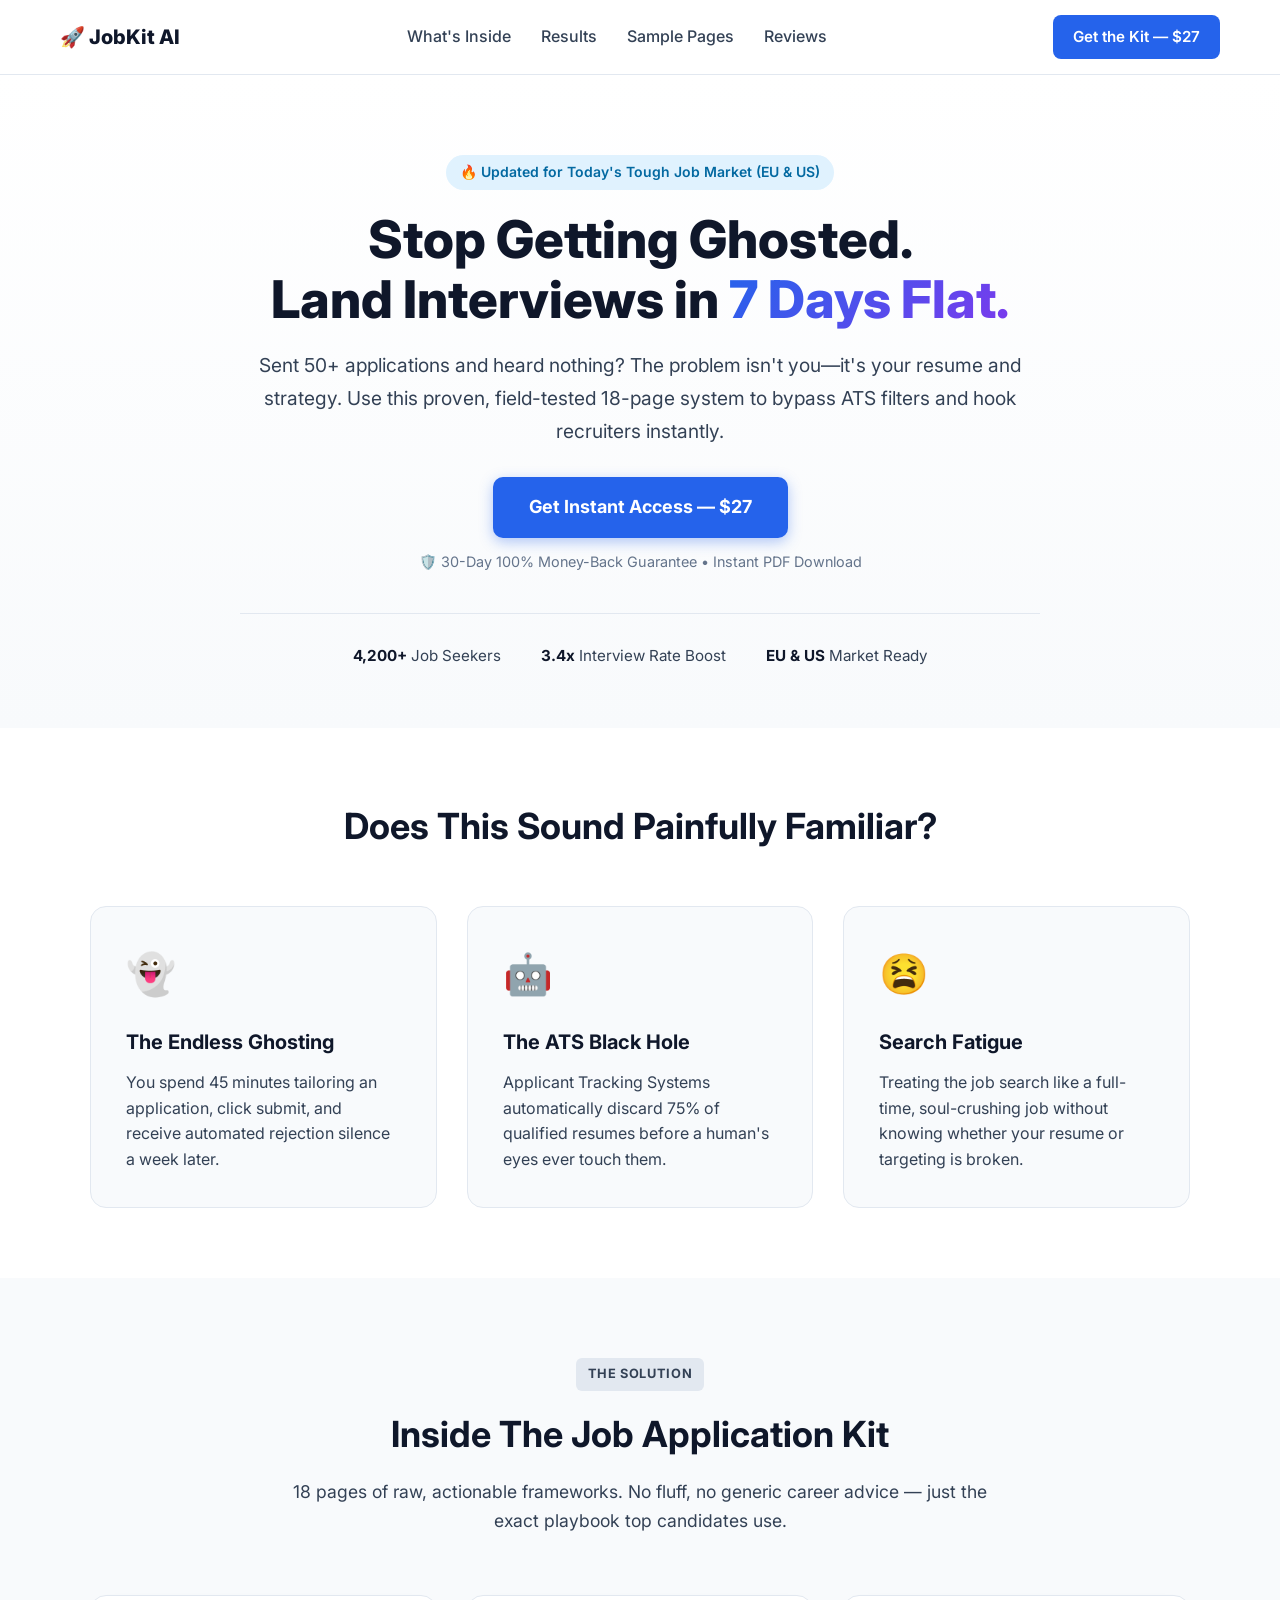
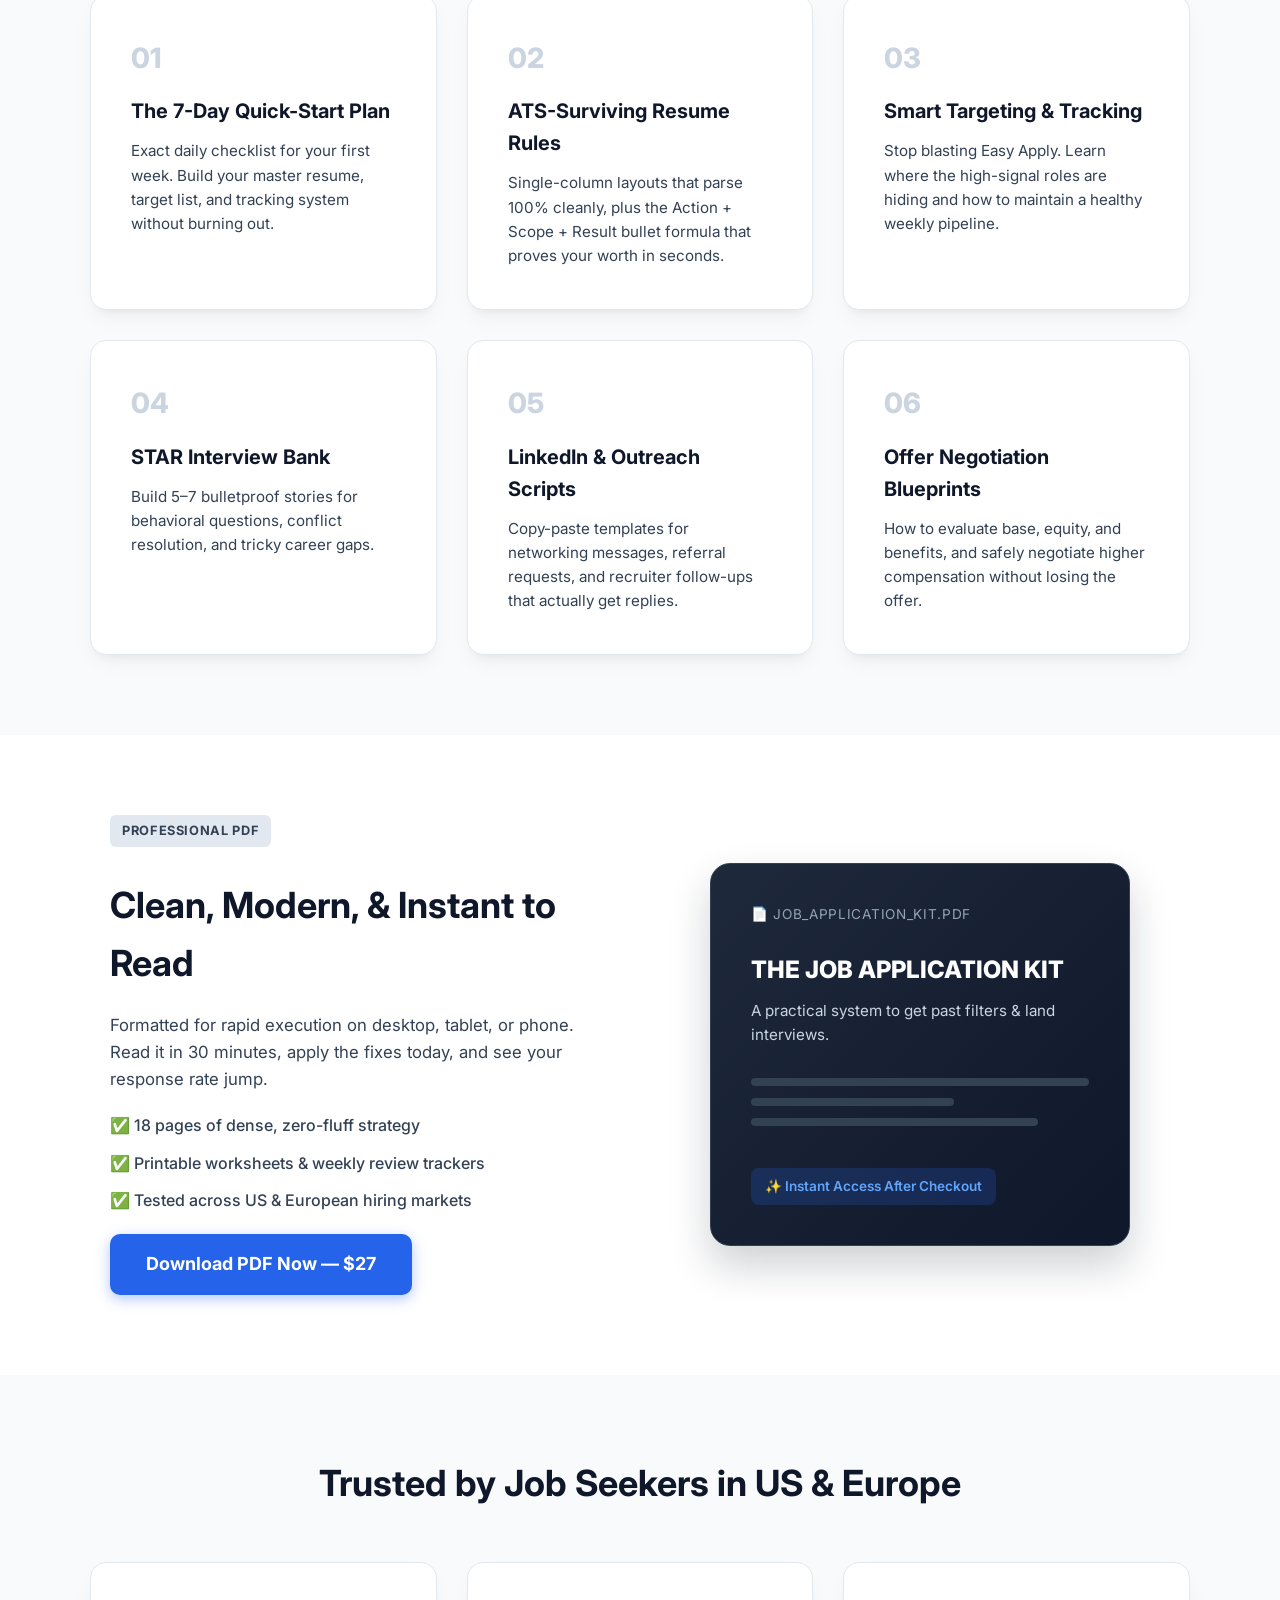
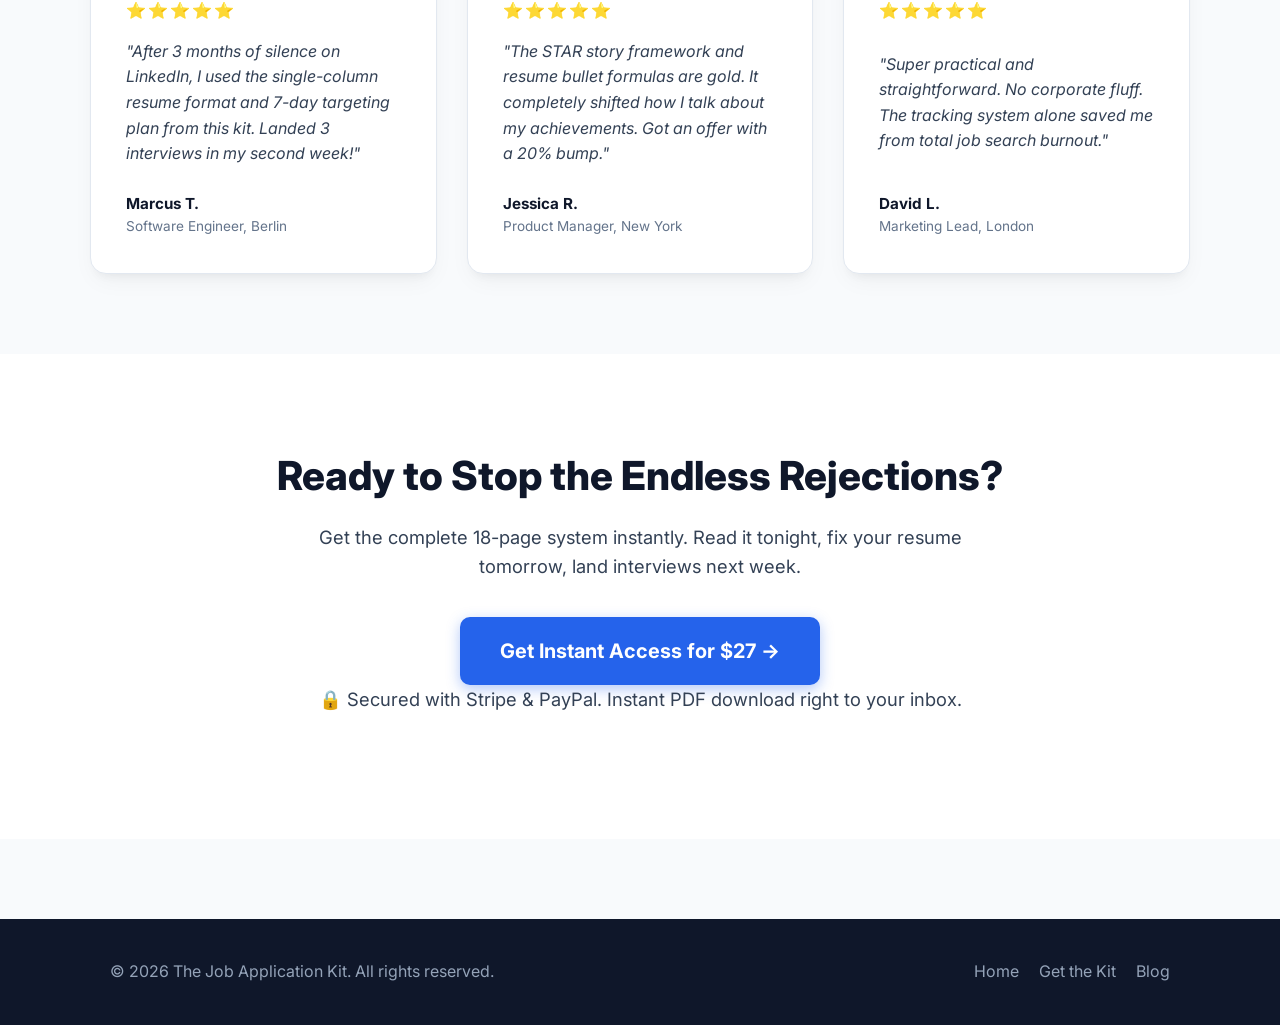
<file: index.html>
<!DOCTYPE html>
<html lang="en">
<head>
    <meta charset="UTF-8">
    <meta name="viewport" content="width=device-width, initial-scale=1.0">
    <title>The Job Application Kit — Land Interviews & Beat ATS Filters in 7 Days</title>
    <meta name="description" content="A practical system to get past the filters, land interviews, and move forward in today's competitive market. Clear actions, workable templates, realistic expectations.">
    <meta property="og:title" content="The Job Application Kit — Land Interviews Fast">
    <meta property="og:description" content="Stop getting ghosted. Use this exact 7-day system to optimize your resume and land high-paying interviews.">
    <meta property="og:type" content="website">
    <link rel="stylesheet" href="styles.css">
    <link rel="preconnect" href="https://fonts.googleapis.com">
    <link rel="preconnect" href="https://fonts.gstatic.com" crossorigin>
    <link href="https://fonts.googleapis.com/css2?family=Inter:wght@400;500;600;700;800&display=swap" rel="stylesheet">
</head>
<body>
    <header class="site-header">
        <div class="header-container">
            <a href="index.html" class="logo">🚀 JobKit AI</a>
            <nav class="nav-menu">
                <a href="#features">What's Inside</a>
                <a href="#benefits">Results</a>
                <a href="#preview">Sample Pages</a>
                <a href="#testimonials">Reviews</a>
            </nav>
            <a href="product.html" class="btn-header">Get the Kit — $27</a>
        </div>
    </header>

    <section class="hero-section">
        <div class="hero-container">
            <div class="hero-badge">🔥 Updated for Today's Tough Job Market (EU & US)</div>
            <h1>Stop Getting Ghosted.<br>Land Interviews in <span class="gradient-text">7 Days Flat.</span></h1>
            <p class="hero-subtitle">
                Sent 50+ applications and heard nothing? The problem isn't you—it's your resume and strategy. 
                Use this proven, field-tested 18-page system to bypass ATS filters and hook recruiters instantly.
            </p>
            <div class="hero-cta-box">
                <a href="product.html" class="btn-primary btn-pulse">Get Instant Access — $27</a>
                <p class="hero-guarantee">🛡️ 30-Day 100% Money-Back Guarantee • Instant PDF Download</p>
            </div>
            <div class="proof-bar">
                <div class="proof-item"><strong>4,200+</strong> Job Seekers</div>
                <div class="proof-item"><strong>3.4x</strong> Interview Rate Boost</div>
                <div class="proof-item"><strong>EU & US</strong> Market Ready</div>
            </div>
        </div>
    </section>

    <section class="pain-section" id="benefits">
        <div class="container">
            <h2>Does This Sound Painfully Familiar?</h2>
            <div class="pain-grid">
                <div class="pain-card">
                    <div class="pain-icon">👻</div>
                    <h3>The Endless Ghosting</h3>
                    <p>You spend 45 minutes tailoring an application, click submit, and receive automated rejection silence a week later.</p>
                </div>
                <div class="pain-card">
                    <div class="pain-icon">🤖</div>
                    <h3>The ATS Black Hole</h3>
                    <p>Applicant Tracking Systems automatically discard 75% of qualified resumes before a human's eyes ever touch them.</p>
                </div>
                <div class="pain-card">
                    <div class="pain-icon">😫</div>
                    <h3>Search Fatigue</h3>
                    <p>Treating the job search like a full-time, soul-crushing job without knowing whether your resume or targeting is broken.</p>
                </div>
            </div>
        </div>
    </section>

    <section class="solution-section" id="features">
        <div class="container">
            <div class="section-title">
                <span class="badge">The Solution</span>
                <h2>Inside The Job Application Kit</h2>
                <p>18 pages of raw, actionable frameworks. No fluff, no generic career advice — just the exact playbook top candidates use.</p>
            </div>
            
            <div class="features-grid">
                <div class="feature-card">
                    <div class="feature-num">01</div>
                    <h3>The 7-Day Quick-Start Plan</h3>
                    <p>Exact daily checklist for your first week. Build your master resume, target list, and tracking system without burning out.</p>
                </div>
                <div class="feature-card">
                    <div class="feature-num">02</div>
                    <h3>ATS-Surviving Resume Rules</h3>
                    <p>Single-column layouts that parse 100% cleanly, plus the Action + Scope + Result bullet formula that proves your worth in seconds.</p>
                </div>
                <div class="feature-card">
                    <div class="feature-num">03</div>
                    <h3>Smart Targeting & Tracking</h3>
                    <p>Stop blasting Easy Apply. Learn where the high-signal roles are hiding and how to maintain a healthy weekly pipeline.</p>
                </div>
                <div class="feature-card">
                    <div class="feature-num">04</div>
                    <h3>STAR Interview Bank</h3>
                    <p>Build 5–7 bulletproof stories for behavioral questions, conflict resolution, and tricky career gaps.</p>
                </div>
                <div class="feature-card">
                    <div class="feature-num">05</div>
                    <h3>LinkedIn & Outreach Scripts</h3>
                    <p>Copy-paste templates for networking messages, referral requests, and recruiter follow-ups that actually get replies.</p>
                </div>
                <div class="feature-card">
                    <div class="feature-num">06</div>
                    <h3>Offer Negotiation Blueprints</h3>
                    <p>How to evaluate base, equity, and benefits, and safely negotiate higher compensation without losing the offer.</p>
                </div>
            </div>
        </div>
    </section>

    <section class="preview-section" id="preview">
        <div class="container preview-container">
            <div class="preview-text">
                <span class="badge">Professional PDF</span>
                <h2>Clean, Modern, & Instant to Read</h2>
                <p>Formatted for rapid execution on desktop, tablet, or phone. Read it in 30 minutes, apply the fixes today, and see your response rate jump.</p>
                <ul class="preview-list">
                  <li>✅ 18 pages of dense, zero-fluff strategy</li>
                  <li>✅ Printable worksheets & weekly review trackers</li>
                  <li>✅ Tested across US & European hiring markets</li>
                </ul>
                <a href="product.html" class="btn-primary" style="margin-top: 20px;">Download PDF Now — $27</a>
            </div>
            <div class="preview-mockup">
                <div class="mockup-box">
                    <div class="mockup-header">📄 Job_Application_Kit.pdf</div>
                    <div class="mockup-content">
                        <h3>THE JOB APPLICATION KIT</h3>
                        <p class="mockup-sub">A practical system to get past filters & land interviews.</p>
                        <div class="mockup-line"></div>
                        <div class="mockup-line short"></div>
                        <div class="mockup-line med"></div>
                        <div class="mockup-badge">✨ Instant Access After Checkout</div>
                    </div>
                </div>
            </div>
        </div>
    </section>

    <section class="testimonials-section" id="testimonials">
        <div class="container">
            <h2>Trusted by Job Seekers in US & Europe</h2>
            <div class="testimonials-grid">
                <div class="testimonial-card">
                    <div class="stars">⭐⭐⭐⭐⭐</div>
                    <p>"After 3 months of silence on LinkedIn, I used the single-column resume format and 7-day targeting plan from this kit. Landed 3 interviews in my second week!"</p>
                    <div class="author-info">
                        <strong>Marcus T.</strong>
                        <span>Software Engineer, Berlin</span>
                    </div>
                </div>
                <div class="testimonial-card">
                    <div class="stars">⭐⭐⭐⭐⭐</div>
                    <p>"The STAR story framework and resume bullet formulas are gold. It completely shifted how I talk about my achievements. Got an offer with a 20% bump."</p>
                    <div class="author-info">
                        <strong>Jessica R.</strong>
                        <span>Product Manager, New York</span>
                    </div>
                </div>
                <div class="testimonial-card">
                    <div class="stars">⭐⭐⭐⭐⭐</div>
                    <p>"Super practical and straightforward. No corporate fluff. The tracking system alone saved me from total job search burnout."</p>
                    <div class="author-info">
                        <strong>David L.</strong>
                        <span>Marketing Lead, London</span>
                    </div>
                </div>
            </div>
        </div>
    </section>

    <section class="bottom-cta">
        <div class="container center">
            <h2>Ready to Stop the Endless Rejections?</h2>
            <p>Get the complete 18-page system instantly. Read it tonight, fix your resume tomorrow, land interviews next week.</p>
            <a href="product.html" class="btn-primary btn-pulse" style="font-size: 1.25rem; padding: 18px 40px;">Get Instant Access for $27 →</a>
            <p class="secure-text">🔒 Secured with Stripe & PayPal. Instant PDF download right to your inbox.</p>
        </div>
    </section>

    <footer>
        <div class="container footer-content">
            <p>© 2026 The Job Application Kit. All rights reserved.</p>
            <div class="footer-links">
                <a href="index.html">Home</a>
                <a href="product.html">Get the Kit</a>
                <a href="blog.html">Blog</a>
            </div>
        </div>
    </footer>
</body>
</html>
</file>
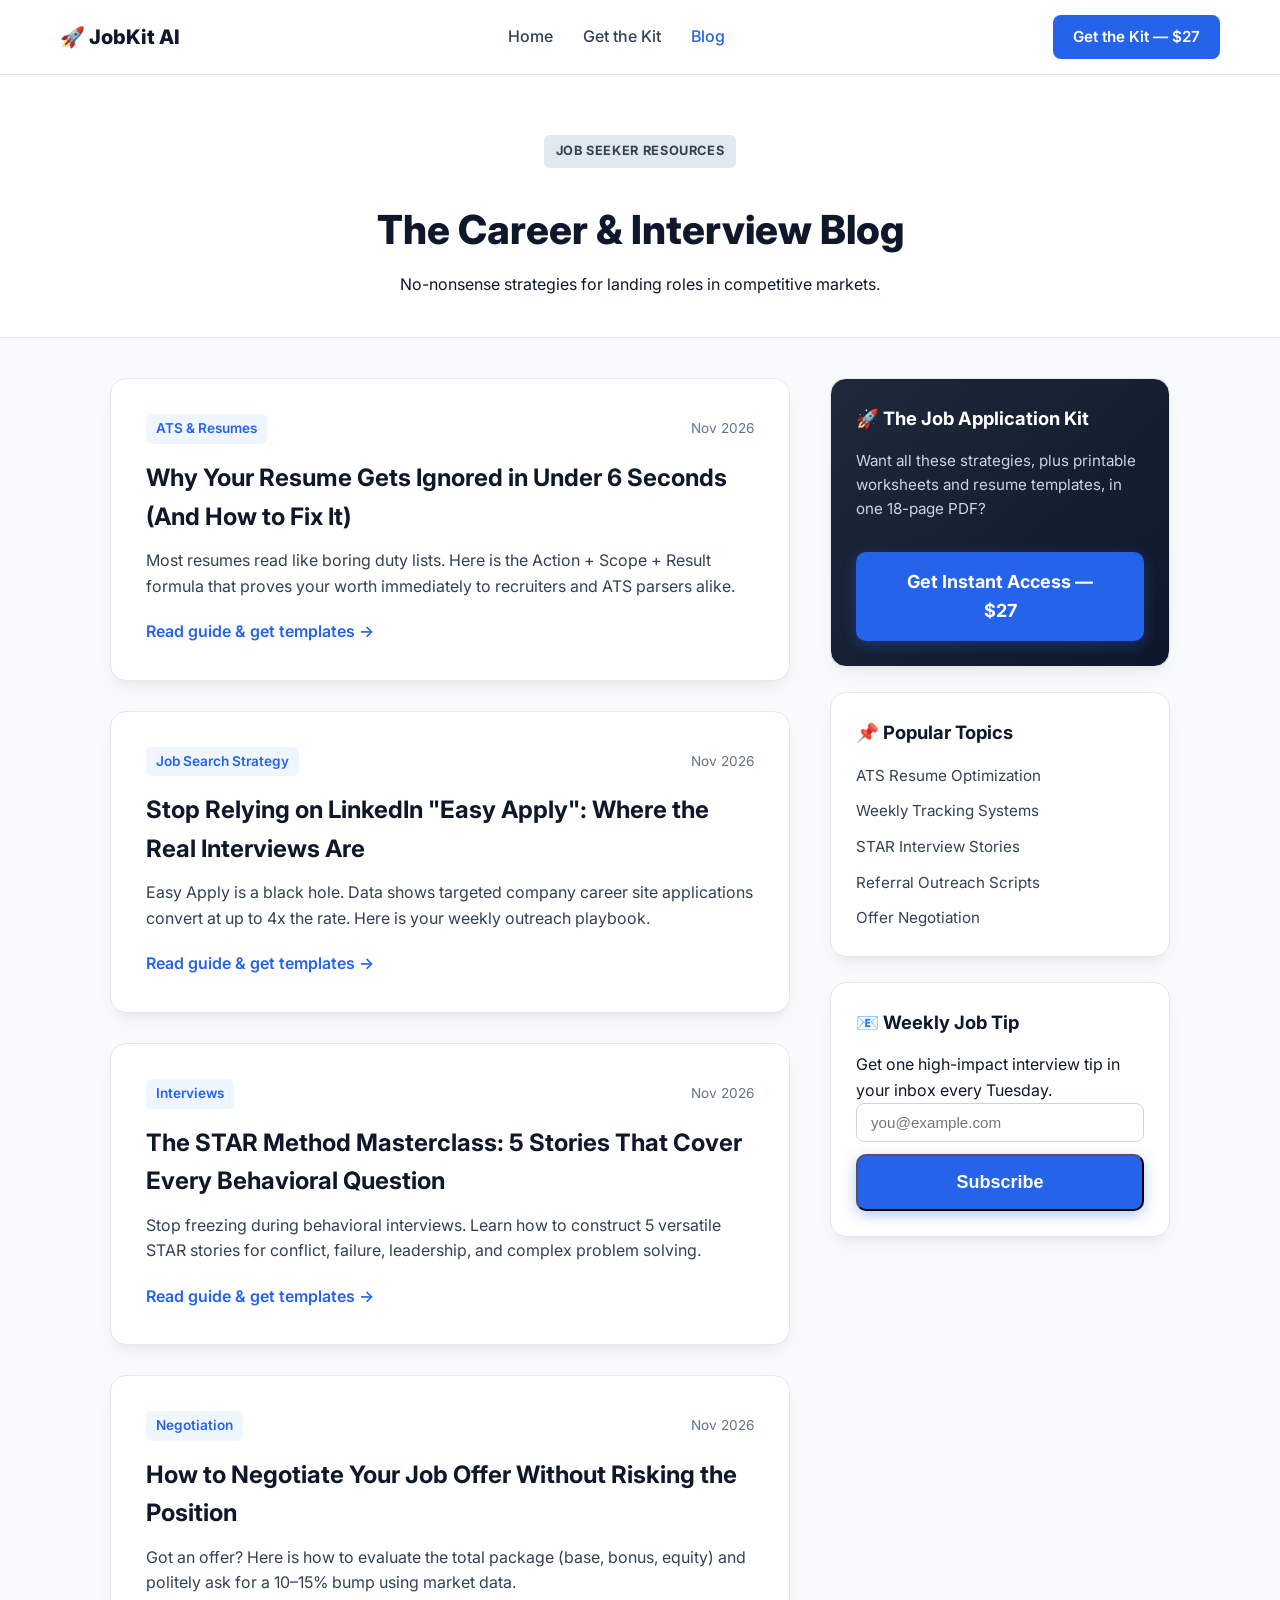
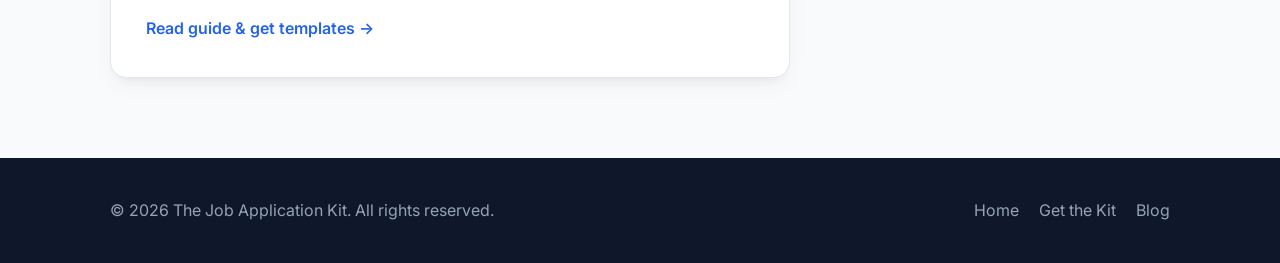
<file: blog.html>
<!DOCTYPE html>
<html lang="en">
<head>
    <meta charset="UTF-8">
    <meta name="viewport" content="width=device-width, initial-scale=1.0">
    <title>Job Search Blog — Tips, Resume Strategies & Interview Scripts</title>
    <meta name="description" content="Actionable advice for job seekers in the US and Europe. Learn how to beat ATS filters, write high-converting resume bullets, and ace behavioral interviews.">
    <link rel="stylesheet" href="styles.css">
    <link rel="preconnect" href="https://fonts.googleapis.com">
    <link rel="preconnect" href="https://fonts.gstatic.com" crossorigin>
    <link href="https://fonts.googleapis.com/css2?family=Inter:wght@400;500;600;700;800&display=swap" rel="stylesheet">
</head>
<body>
    <header class="site-header">
        <div class="header-container">
            <a href="index.html" class="logo">🚀 JobKit AI</a>
            <nav class="nav-menu">
                <a href="index.html">Home</a>
                <a href="product.html">Get the Kit</a>
                <a href="blog.html" class="active">Blog</a>
            </nav>
            <a href="product.html" class="btn-header">Get the Kit — $27</a>
        </div>
    </header>

    <section class="blog-hero">
        <div class="container center">
            <span class="badge">Job Seeker Resources</span>
            <h1>The Career & Interview Blog</h1>
            <p>No-nonsense strategies for landing roles in competitive markets.</p>
        </div>
    </section>

    <div class="blog-container">
        <div class="blog-posts">
            <article class="blog-post-card">
                <div class="post-meta">
                    <span class="tag">ATS & Resumes</span>
                    <span>Nov 2026</span>
                </div>
                <h2><a href="#">Why Your Resume Gets Ignored in Under 6 Seconds (And How to Fix It)</a></h2>
                <p>Most resumes read like boring duty lists. Here is the Action + Scope + Result formula that proves your worth immediately to recruiters and ATS parsers alike.</p>
                <a href="product.html" class="read-more">Read guide & get templates →</a>
            </article>

            <article class="blog-post-card">
                <div class="post-meta">
                    <span class="tag">Job Search Strategy</span>
                    <span>Nov 2026</span>
                </div>
                <h2><a href="#">Stop Relying on LinkedIn "Easy Apply": Where the Real Interviews Are</a></h2>
                <p>Easy Apply is a black hole. Data shows targeted company career site applications convert at up to 4x the rate. Here is your weekly outreach playbook.</p>
                <a href="product.html" class="read-more">Read guide & get templates →</a>
            </article>

            <article class="blog-post-card">
                <div class="post-meta">
                    <span class="tag">Interviews</span>
                    <span>Nov 2026</span>
                </div>
                <h2><a href="#">The STAR Method Masterclass: 5 Stories That Cover Every Behavioral Question</a></h2>
                <p>Stop freezing during behavioral interviews. Learn how to construct 5 versatile STAR stories for conflict, failure, leadership, and complex problem solving.</p>
                <a href="product.html" class="read-more">Read guide & get templates →</a>
            </article>

            <article class="blog-post-card">
                <div class="post-meta">
                    <span class="tag">Negotiation</span>
                    <span>Nov 2026</span>
                </div>
                <h2><a href="#">How to Negotiate Your Job Offer Without Risking the Position</a></h2>
                <p>Got an offer? Here is how to evaluate the total package (base, bonus, equity) and politely ask for a 10–15% bump using market data.</p>
                <a href="product.html" class="read-more">Read guide & get templates →</a>
            </article>
        </div>

        <aside class="blog-sidebar">
            <div class="sidebar-widget promo-widget">
                <h3>🚀 The Job Application Kit</h3>
                <p>Want all these strategies, plus printable worksheets and resume templates, in one 18-page PDF?</p>
                <a href="product.html" class="btn-primary" style="width: 100%; text-align: center; margin-top: 15px;">Get Instant Access — $27</a>
            </div>

            <div class="sidebar-widget">
                <h3>📌 Popular Topics</h3>
                <ul class="topic-list">
                    <li><a href="#">ATS Resume Optimization</a></li>
                    <li><a href="#">Weekly Tracking Systems</a></li>
                    <li><a href="#">STAR Interview Stories</a></li>
                    <li><a href="#">Referral Outreach Scripts</a></li>
                    <li><a href="#">Offer Negotiation</a></li>
                </ul>
            </div>

            <div class="sidebar-widget">
                <h3>📧 Weekly Job Tip</h3>
                <p>Get one high-impact interview tip in your inbox every Tuesday.</p>
                <form class="sidebar-form" onsubmit="event.preventDefault(); alert('Subscribed successfully!');">
                    <input type="email" placeholder="you@example.com" required>
                    <button type="submit" class="btn-primary">Subscribe</button>
                </form>
            </div>
        </aside>
    </div>

    <footer>
        <div class="container footer-content">
            <p>© 2026 The Job Application Kit. All rights reserved.</p>
            <div class="footer-links">
                <a href="index.html">Home</a>
                <a href="product.html">Get the Kit</a>
                <a href="blog.html">Blog</a>
            </div>
        </div>
    </footer>
</body>
</html>
</file>
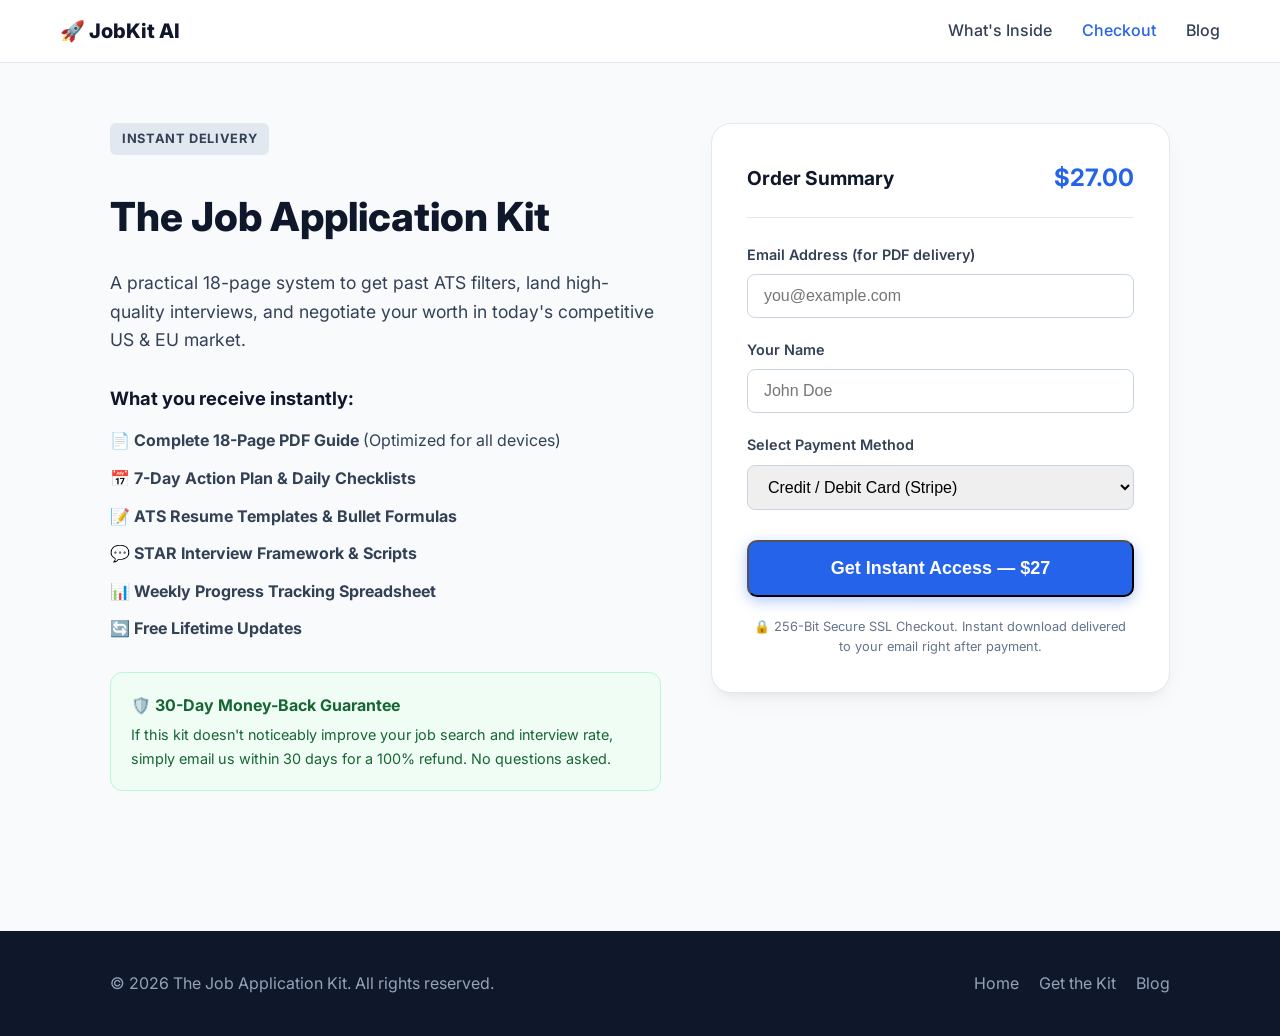
<file: product.html>
<!DOCTYPE html>
<html lang="en">
<head>
    <meta charset="UTF-8">
    <meta name="viewport" content="width=device-width, initial-scale=1.0">
    <title>Get The Job Application Kit — Instant PDF Download</title>
    <meta name="description" content="Secure checkout for The Job Application Kit. Get instant access to the 18-page system for landing interviews.">
    <link rel="stylesheet" href="styles.css">
    <link rel="preconnect" href="https://fonts.googleapis.com">
    <link rel="preconnect" href="https://fonts.gstatic.com" crossorigin>
    <link href="https://fonts.googleapis.com/css2?family=Inter:wght@400;500;600;700;800&display=swap" rel="stylesheet">
</head>
<body>
    <header class="site-header">
        <div class="header-container">
            <a href="index.html" class="logo">🚀 JobKit AI</a>
            <nav class="nav-menu">
                <a href="index.html#features">What's Inside</a>
                <a href="product.html" class="active">Checkout</a>
                <a href="blog.html">Blog</a>
            </nav>
        </div>
    </header>

    <main class="checkout-main">
        <div class="checkout-container-grid">
            <div class="checkout-left">
                <span class="badge">Instant Delivery</span>
                <h1>The Job Application Kit</h1>
                <p class="checkout-desc">A practical 18-page system to get past ATS filters, land high-quality interviews, and negotiate your worth in today's competitive US & EU market.</p>
                
                <div class="product-highlights">
                    <h3>What you receive instantly:</h3>
                    <ul>
                        <li>📄 <strong>Complete 18-Page PDF Guide</strong> (Optimized for all devices)</li>
                        <li>📅 <strong>7-Day Action Plan & Daily Checklists</strong></li>
                        <li>📝 <strong>ATS Resume Templates & Bullet Formulas</strong></li>
                        <li>💬 <strong>STAR Interview Framework & Scripts</strong></li>
                        <li>📊 <strong>Weekly Progress Tracking Spreadsheet</strong></li>
                        <li>🔄 <strong>Free Lifetime Updates</strong></li>
                    </ul>
                </div>

                <div class="guarantee-box-checkout">
                    <strong>🛡️ 30-Day Money-Back Guarantee</strong>
                    <p>If this kit doesn't noticeably improve your job search and interview rate, simply email us within 30 days for a 100% refund. No questions asked.</p>
                </div>
            </div>

            <div class="checkout-right">
                <div class="checkout-card">
                    <div class="order-summary-header">
                        <span>Order Summary</span>
                        <span class="price-tag">$27.00</span>
                    </div>
                    
                    <form id="checkout-form">
                        <div class="form-group">
                            <label for="email">Email Address (for PDF delivery)</label>
                            <input type="email" id="email" name="email" placeholder="you@example.com" required>
                        </div>
                        
                        <div class="form-group">
                            <label for="name">Your Name</label>
                            <input type="text" id="name" name="name" placeholder="John Doe" required>
                        </div>

                        <div class="form-group">
                            <label for="payment-method">Select Payment Method</label>
                            <select id="payment-method" name="payment">
                                <option value="stripe">Credit / Debit Card (Stripe)</option>
                                <option value="paypal">PayPal</option>
                            </select>
                        </div>

                        <button type="submit" class="btn-primary btn-large btn-pulse">
                            Get Instant Access — $27
                        </button>

                        <div class="secure-checkout-note">
                            🔒 256-Bit Secure SSL Checkout. Instant download delivered to your email right after payment.
                        </div>
                    </form>
                </div>
            </div>
        </div>
    </main>

    <footer>
        <div class="container footer-content">
            <p>© 2026 The Job Application Kit. All rights reserved.</p>
            <div class="footer-links">
                <a href="index.html">Home</a>
                <a href="product.html">Get the Kit</a>
                <a href="blog.html">Blog</a>
            </div>
        </div>
    </footer>

    <script>
        document.getElementById('checkout-form').addEventListener('submit', function(e) {
            e.preventDefault();
            const btn = this.querySelector('button[type="submit"]');
            btn.textContent = 'Redirecting to secure checkout...';
            btn.disabled = true;
            
            setTimeout(() => {
                alert('To accept real payments from US & Europe, replace this alert with your Stripe Payment Link or Gumroad checkout link in product.html!');
                btn.textContent = 'Get Instant Access — $27';
                btn.disabled = false;
            }, 1200);
        });
    </script>
</body>
</html>
</file>
<file: styles.css>
:root {
    --primary: #2563eb;
    --primary-hover: #1d4ed8;
    --accent: #f59e0b;
    --dark: #0f172a;
    --gray-dark: #334155;
    --gray-light: #f8fafc;
    --border: #e2e8f0;
    --white: #ffffff;
    --shadow: 0 10px 25px -5px rgba(0, 0, 0, 0.05), 0 8px 10px -6px rgba(0, 0, 0, 0.05);
}

* {
    box-sizing: border-box;
    margin: 0;
    padding: 0;
}

body {
    font-family: 'Inter', -apple-system, BlinkMacSystemFont, "Segoe UI", Roboto, sans-serif;
    color: var(--dark);
    background-color: var(--gray-light);
    line-height: 1.6;
}

a {
    text-decoration: none;
    color: inherit;
}

.container {
    max-width: 1200px;
    margin: 0 auto;
    padding: 0 20px;
}

.center {
    text-align: center;
}

/* Header */
.site-header {
    background: var(--white);
    border-bottom: 1px solid var(--border);
    position: sticky;
    top: 0;
    z-index: 100;
}

.header-container {
    max-width: 1200px;
    margin: 0 auto;
    padding: 15px 20px;
    display: flex;
    justify-content: space-between;
    align-items: center;
}

.logo {
    font-weight: 800;
    font-size: 1.25rem;
    color: var(--dark);
}

.nav-menu {
    display: flex;
    gap: 30px;
}

.nav-menu a {
    color: var(--gray-dark);
    font-weight: 500;
    transition: color 0.2s;
}

.nav-menu a:hover, .nav-menu a.active {
    color: var(--primary);
}

.btn-header {
    background: var(--primary);
    color: var(--white);
    padding: 10px 20px;
    border-radius: 8px;
    font-weight: 600;
    font-size: 0.95rem;
    transition: background 0.2s;
}

.btn-header:hover {
    background: var(--primary-hover);
}

/* Hero Section */
.hero-section {
    padding: 80px 20px 60px;
    background: linear-gradient(180deg, #ffffff 0%, var(--gray-light) 100%);
    text-align: center;
}

.hero-container {
    max-width: 800px;
    margin: 0 auto;
}

.hero-badge {
    display: inline-block;
    background: #e0f2fe;
    color: #0369a1;
    padding: 6px 14px;
    border-radius: 50px;
    font-size: 0.875rem;
    font-weight: 600;
    margin-bottom: 20px;
}

.hero-section h1 {
    font-size: 3.25rem;
    font-weight: 800;
    line-height: 1.15;
    margin-bottom: 20px;
    color: var(--dark);
}

.gradient-text {
    background: linear-gradient(135deg, var(--primary) 0%, #7c3aed 100%);
    -webkit-background-clip: text;
    -webkit-text-fill-color: transparent;
}

.hero-subtitle {
    font-size: 1.2rem;
    color: var(--gray-dark);
    margin-bottom: 30px;
    line-height: 1.7;
}

.hero-cta-box {
    margin-bottom: 40px;
}

.btn-primary {
    display: inline-block;
    background: var(--primary);
    color: var(--white);
    padding: 16px 36px;
    border-radius: 10px;
    font-weight: 700;
    font-size: 1.125rem;
    box-shadow: 0 4px 14px rgba(37, 99, 235, 0.35);
    transition: all 0.2s;
}

.btn-primary:hover {
    background: var(--primary-hover);
    transform: translateY(-2px);
    box-shadow: 0 6px 20px rgba(37, 99, 235, 0.4);
}

.hero-guarantee {
    font-size: 0.9rem;
    color: #64748b;
    margin-top: 12px;
}

.proof-bar {
    display: flex;
    justify-content: center;
    gap: 40px;
    padding-top: 30px;
    border-top: 1px solid var(--border);
    color: var(--gray-dark);
    font-size: 0.95rem;
}

.proof-item strong {
    color: var(--dark);
}

/* Pain Section */
.pain-section {
    padding: 70px 20px;
    background: var(--white);
}

.pain-section h2 {
    text-align: center;
    font-size: 2.25rem;
    font-weight: 700;
    margin-bottom: 50px;
}

.pain-grid {
    display: grid;
    grid-template-columns: repeat(auto-fit, minmax(320px, 1fr));
    gap: 30px;
    max-width: 1100px;
    margin: 0 auto;
}

.pain-card {
    background: var(--gray-light);
    border: 1px solid var(--border);
    padding: 35px;
    border-radius: 16px;
    transition: transform 0.2s;
}

.pain-card:hover {
    transform: translateY(-4px);
}

.pain-icon {
    font-size: 2.5rem;
    margin-bottom: 20px;
}

.pain-card h3 {
    font-size: 1.25rem;
    margin-bottom: 12px;
    color: var(--dark);
}

.pain-card p {
    color: var(--gray-dark);
    font-size: 1rem;
}

/* Solution Section */
.solution-section {
    padding: 80px 20px;
    background: var(--gray-light);
}

.section-title {
    text-align: center;
    max-width: 700px;
    margin: 0 auto 60px;
}

.badge {
    display: inline-block;
    background: #e2e8f0;
    color: var(--gray-dark);
    padding: 6px 12px;
    border-radius: 6px;
    font-size: 0.8rem;
    font-weight: 700;
    text-transform: uppercase;
    letter-spacing: 0.05em;
    margin-bottom: 15px;
}

.section-title h2 {
    font-size: 2.25rem;
    font-weight: 700;
    margin-bottom: 15px;
}

.section-title p {
    color: var(--gray-dark);
    font-size: 1.1rem;
}

.features-grid {
    display: grid;
    grid-template-columns: repeat(auto-fit, minmax(340px, 1fr));
    gap: 30px;
    max-width: 1100px;
    margin: 0 auto;
}

.feature-card {
    background: var(--white);
    padding: 40px;
    border-radius: 16px;
    box-shadow: var(--shadow);
    border: 1px solid var(--border);
    position: relative;
}

.feature-num {
    font-size: 1.75rem;
    font-weight: 800;
    color: #cbd5e1;
    margin-bottom: 15px;
}

.feature-card h3 {
    font-size: 1.25rem;
    margin-bottom: 12px;
    color: var(--dark);
}

.feature-card p {
    color: var(--gray-dark);
    font-size: 0.95rem;
}

/* Preview Section */
.preview-section {
    padding: 80px 20px;
    background: var(--white);
}

.preview-container {
    display: flex;
    align-items: center;
    gap: 60px;
    max-width: 1100px;
    margin: 0 auto;
}

.preview-text {
    flex: 1;
}

.preview-text h2 {
    font-size: 2.25rem;
    font-weight: 700;
    margin: 15px 0 20px;
}

.preview-text p {
    color: var(--gray-dark);
    font-size: 1.05rem;
    margin-bottom: 20px;
}

.preview-list {
    list-style: none;
    display: flex;
    flex-direction: column;
    gap: 12px;
    font-weight: 500;
    color: var(--gray-dark);
}

.preview-mockup {
    flex: 1;
    display: flex;
    justify-content: center;
}

.mockup-box {
    background: linear-gradient(135deg, #1e293b 0%, #0f172a 100%);
    color: var(--white);
    width: 100%;
    max-width: 420px;
    padding: 40px;
    border-radius: 20px;
    box-shadow: 0 20px 40px rgba(15, 23, 42, 0.2);
    border: 1px solid #334155;
}

.mockup-header {
    font-size: 0.85rem;
    color: #94a3b8;
    margin-bottom: 25px;
    text-transform: uppercase;
    letter-spacing: 0.05em;
}

.mockup-content h3 {
    font-size: 1.5rem;
    font-weight: 800;
    margin-bottom: 10px;
}

.mockup-sub {
    color: #cbd5e1;
    font-size: 0.95rem;
    margin-bottom: 30px;
}

.mockup-line {
    height: 8px;
    background: #334155;
    border-radius: 4px;
    margin-bottom: 12px;
}

.mockup-line.short { width: 60%; }
.mockup-line.med { width: 85%; }

.mockup-badge {
    margin-top: 30px;
    display: inline-block;
    background: rgba(37, 99, 235, 0.2);
    color: #60a5fa;
    padding: 8px 14px;
    border-radius: 8px;
    font-size: 0.85rem;
    font-weight: 600;
}

/* Testimonials */
.testimonials-section {
    padding: 80px 20px;
    background: var(--gray-light);
}

.testimonials-section h2 {
    text-align: center;
    font-size: 2.25rem;
    font-weight: 700;
    margin-bottom: 50px;
}

.testimonials-grid {
    display: grid;
    grid-template-columns: repeat(auto-fit, minmax(320px, 1fr));
    gap: 30px;
    max-width: 1100px;
    margin: 0 auto;
}

.testimonial-card {
    background: var(--white);
    padding: 35px;
    border-radius: 16px;
    box-shadow: var(--shadow);
    border: 1px solid var(--border);
    display: flex;
    flex-direction: column;
    justify-content: space-between;
}

.stars {
    color: var(--accent);
    margin-bottom: 15px;
    letter-spacing: 2px;
}

.testimonial-card p {
    color: var(--gray-dark);
    font-style: italic;
    margin-bottom: 25px;
    font-size: 1rem;
}

.author-info {
    display: flex;
    flex-direction: column;
}

.author-info strong {
    color: var(--dark);
    font-size: 0.95rem;
}

.author-info span {
    color: #64748b;
    font-size: 0.85rem;
}

/* Bottom CTA */
.bottom-cta {
    padding: 90px 20px;
    background: var(--white);
    text-align: center;
}

.bottom-cta h2 {
    font-size: 2.5rem;
    font-weight: 800;
    margin-bottom: 15px;
}

.bottom-cta p {
    color: var(--gray-dark);
    font-size: 1.15rem;
    max-width: 650px;
    margin: 0 auto 35px;
}

.secure-text {
    font-size: 0.875rem;
    color: #64748b;
    margin-top: 15px;
}

/* Checkout Page */
.checkout-main {
    padding: 60px 20px;
    max-width: 1100px;
    margin: 0 auto;
    min-height: calc(100vh - 180px);
}

.checkout-container-grid {
    display: grid;
    grid-template-columns: 1.2fr 1fr;
    gap: 50px;
    align-items: flex-start;
}

.checkout-left h1 {
    font-size: 2.5rem;
    font-weight: 800;
    margin: 15px 0 20px;
}

.checkout-desc {
    color: var(--gray-dark);
    font-size: 1.1rem;
    margin-bottom: 30px;
}

.product-highlights h3 {
    font-size: 1.15rem;
    margin-bottom: 15px;
}

.product-highlights ul {
    list-style: none;
    display: flex;
    flex-direction: column;
    gap: 12px;
    color: var(--gray-dark);
    margin-bottom: 30px;
}

.guarantee-box-checkout {
    background: #f0fdf4;
    border: 1px solid #bbf7d0;
    padding: 20px;
    border-radius: 12px;
    color: #166534;
}

.guarantee-box-checkout strong {
    display: block;
    margin-bottom: 5px;
}

.guarantee-box-checkout p {
    font-size: 0.9rem;
    margin: 0;
}

.checkout-card {
    background: var(--white);
    padding: 35px;
    border-radius: 20px;
    box-shadow: var(--shadow);
    border: 1px solid var(--border);
}

.order-summary-header {
    display: flex;
    justify-content: space-between;
    align-items: center;
    font-size: 1.2rem;
    font-weight: 700;
    padding-bottom: 20px;
    border-bottom: 1px solid var(--border);
    margin-bottom: 25px;
}

.price-tag {
    color: var(--primary);
    font-size: 1.5rem;
}

.form-group {
    margin-bottom: 20px;
}

.form-group label {
    display: block;
    font-weight: 600;
    font-size: 0.9rem;
    margin-bottom: 8px;
    color: var(--gray-dark);
}

.form-group input, .form-group select {
    width: 100%;
    padding: 12px 16px;
    border: 1px solid #cbd5e1;
    border-radius: 8px;
    font-size: 1rem;
    outline: none;
    transition: border-color 0.2s;
}

.form-group input:focus, .form-group select:focus {
    border-color: var(--primary);
}

.btn-large {
    width: 100%;
    text-align: center;
    padding: 16px;
    margin-top: 10px;
}

.secure-checkout-note {
    font-size: 0.8rem;
    color: #64748b;
    text-align: center;
    margin-top: 20px;
}

/* Blog Page */
.blog-hero {
    padding: 60px 20px 40px;
    background: var(--white);
    border-bottom: 1px solid var(--border);
}

.blog-hero h1 {
    font-size: 2.5rem;
    font-weight: 800;
    margin: 15px 0 10px;
}

.blog-container {
    display: grid;
    grid-template-columns: 2fr 1fr;
    gap: 40px;
    max-width: 1100px;
    margin: 40px auto;
    padding: 0 20px;
}

.blog-posts {
    display: flex;
    flex-direction: column;
    gap: 30px;
}

.blog-post-card {
    background: var(--white);
    padding: 35px;
    border-radius: 16px;
    box-shadow: var(--shadow);
    border: 1px solid var(--border);
}

.post-meta {
    display: flex;
    justify-content: space-between;
    align-items: center;
    margin-bottom: 15px;
    font-size: 0.85rem;
    color: #64748b;
}

.tag {
    background: #eff6ff;
    color: var(--primary);
    padding: 4px 10px;
    border-radius: 6px;
    font-weight: 600;
}

.blog-post-card h2 {
    font-size: 1.5rem;
    font-weight: 700;
    margin-bottom: 12px;
}

.blog-post-card p {
    color: var(--gray-dark);
    margin-bottom: 20px;
}

.read-more {
    color: var(--primary);
    font-weight: 600;
}

.blog-sidebar {
    display: flex;
    flex-direction: column;
    gap: 25px;
}

.sidebar-widget {
    background: var(--white);
    padding: 25px;
    border-radius: 16px;
    box-shadow: var(--shadow);
    border: 1px solid var(--border);
}

.promo-widget {
    background: linear-gradient(135deg, #1e293b 0%, #0f172a 100%);
    color: var(--white);
}

.promo-widget p {
    color: #cbd5e1;
    font-size: 0.95rem;
    margin: 10px 0 15px;
}

.sidebar-widget h3 {
    font-size: 1.15rem;
    margin-bottom: 15px;
}

.topic-list {
    list-style: none;
    display: flex;
    flex-direction: column;
    gap: 10px;
}

.topic-list a {
    color: var(--gray-dark);
    font-size: 0.95rem;
}

.topic-list a:hover {
    color: var(--primary);
}

.sidebar-form {
    display: flex;
    flex-direction: column;
    gap: 12px;
}

.sidebar-form input {
    padding: 10px 14px;
    border: 1px solid #cbd5e1;
    border-radius: 8px;
    font-size: 0.95rem;
}

/* Footer */
footer {
    background: var(--dark);
    color: #94a3b8;
    padding: 40px 20px;
    margin-top: 80px;
}

.footer-content {
    display: flex;
    justify-content: space-between;
    align-items: center;
    max-width: 1100px;
    margin: 0 auto;
}

.footer-links {
    display: flex;
    gap: 20px;
}

.footer-links a {
    color: #94a3b8;
    transition: color 0.2s;
}

.footer-links a:hover {
    color: var(--white);
}

/* Responsive */
@media (max-width: 768px) {
    .hero-section h1 { font-size: 2.25rem; }
    .preview-container, .checkout-container-grid, .blog-container, .footer-content {
        flex-direction: column;
        grid-template-columns: 1fr;
    }
    .proof-bar { flex-direction: column; gap: 15px; }
}
</file>
